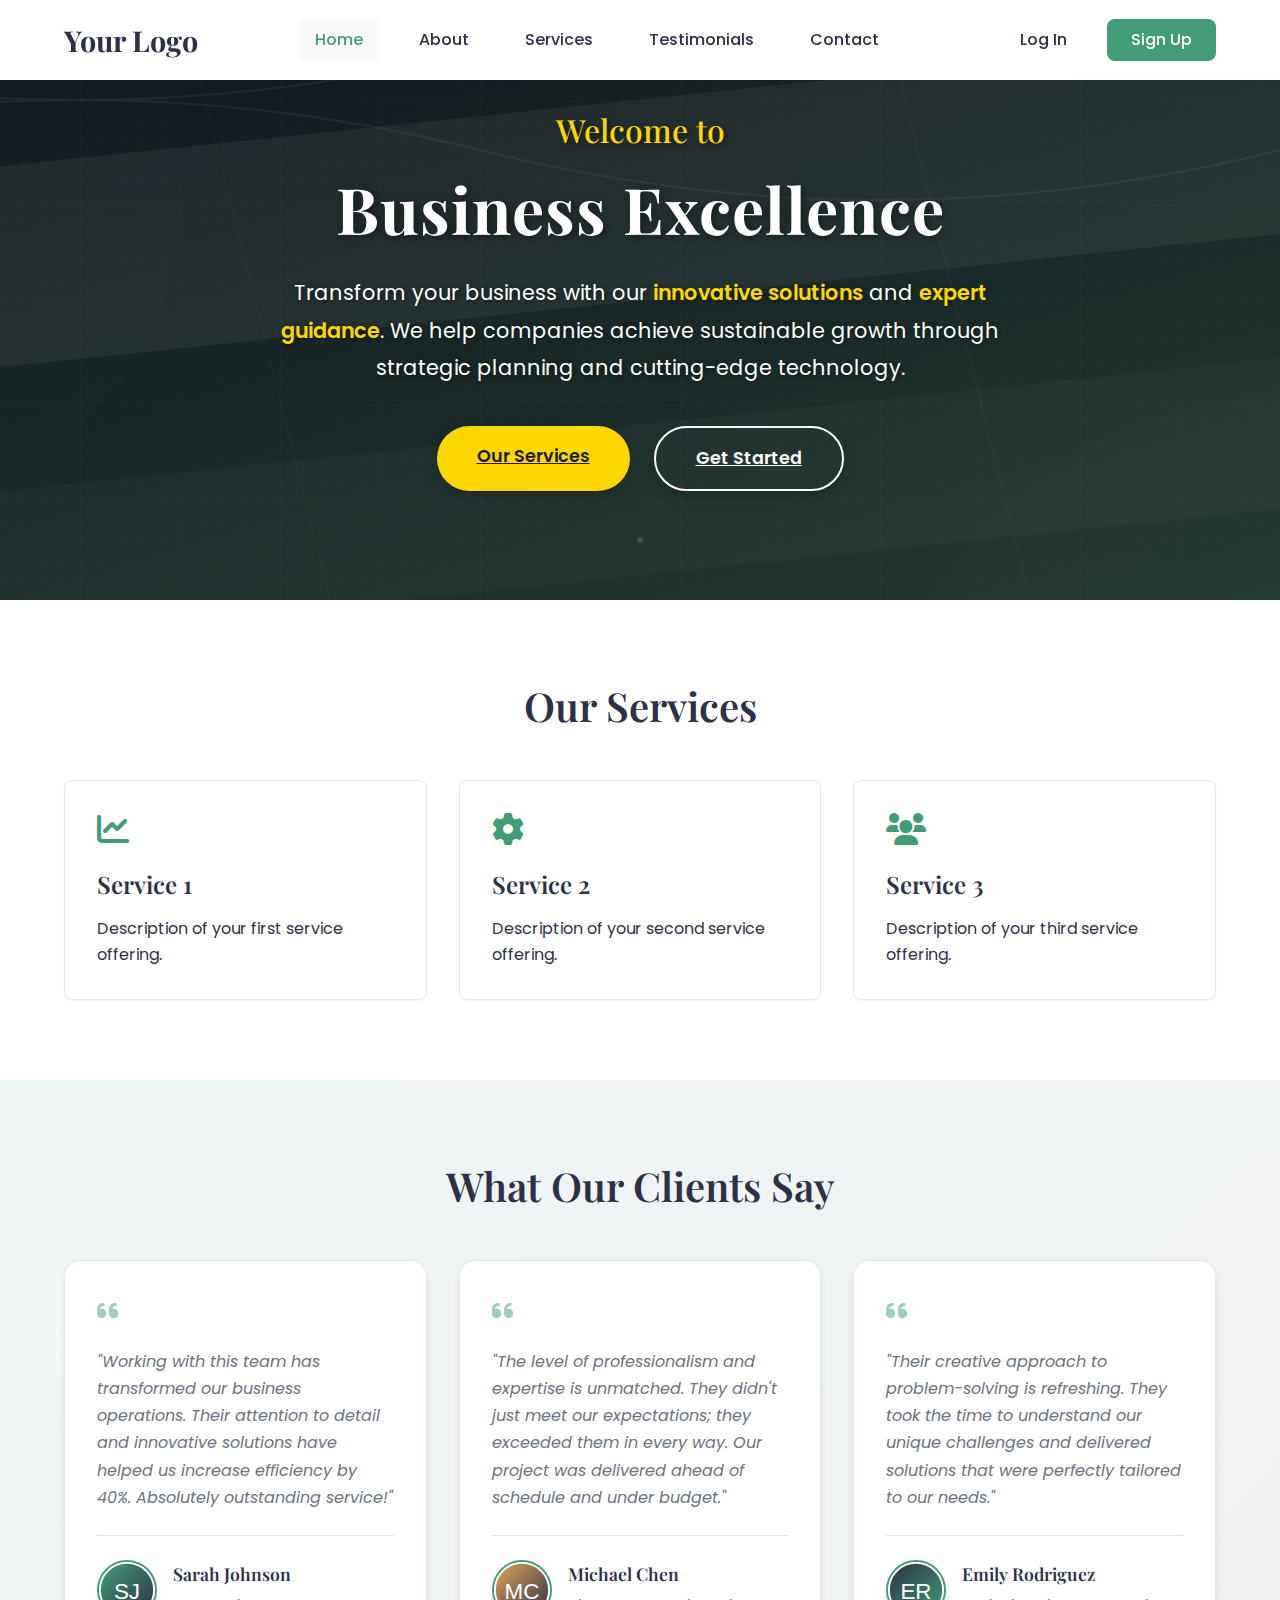
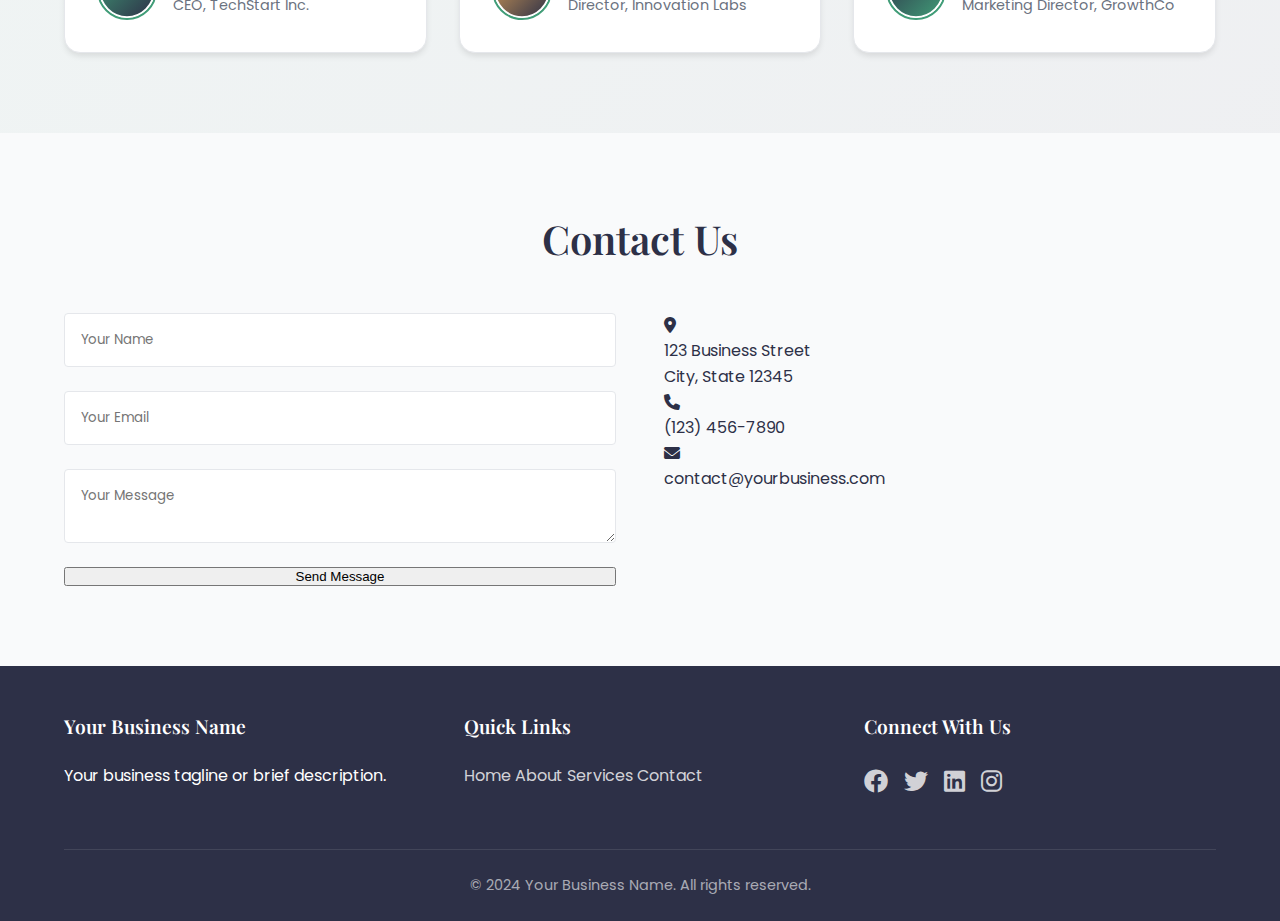
<file: index.html>
<!DOCTYPE html>
<html lang="en">
<head>
    <meta charset="UTF-8">
    <meta name="viewport" content="width=device-width, initial-scale=1.0">
    <title>Your Business Name</title>
    <link rel="stylesheet" href="css/style.css">
    <link rel="stylesheet" href="https://cdnjs.cloudflare.com/ajax/libs/font-awesome/6.0.0/css/all.min.css">
    <link rel="preconnect" href="https://fonts.googleapis.com">
    <link rel="preconnect" href="https://fonts.gstatic.com" crossorigin>
    <link href="https://fonts.googleapis.com/css2?family=Poppins:wght@300;400;500;600;700&family=Playfair+Display:wght@400;500;600;700&display=swap" rel="stylesheet">
</head>
<body>
    <header>
        <nav>
            <div class="logo">Your Logo</div>
            <div class="nav-links">
                <a href="index.html" class="active">Home</a>
                <a href="about.html">About</a>
                <a href="#services">Services</a>
                <a href="#testimonials">Testimonials</a>
                <a href="#contact">Contact</a>
            </div>
            <div class="auth-buttons">
                <a href="#" class="btn-login">Log In</a>
                <a href="#" class="btn-signup">Sign Up</a>
            </div>
        </nav>
    </header>

    <section id="home" class="hero">
        <div class="hero-content">
            <h2>Welcome to</h2>
            <h1>Business Excellence</h1>
            <p>Transform your business with our <span class="highlight">innovative solutions</span> and <span class="highlight">expert guidance</span>. We help companies achieve sustainable growth through strategic planning and cutting-edge technology.</p>
            <div class="cta-buttons">
                <a href="#services" class="cta-primary">Our Services</a>
                <a href="#contact" class="cta-secondary">Get Started</a>
            </div>
        </div>
    </section>

    <section id="services" class="services">
        <div class="container">
            <h2>Our Services</h2>
            <div class="services-grid">
                <div class="service-card">
                    <i class="fas fa-chart-line"></i>
                    <h3>Service 1</h3>
                    <p>Description of your first service offering.</p>
                </div>
                <div class="service-card">
                    <i class="fas fa-cog"></i>
                    <h3>Service 2</h3>
                    <p>Description of your second service offering.</p>
                </div>
                <div class="service-card">
                    <i class="fas fa-users"></i>
                    <h3>Service 3</h3>
                    <p>Description of your third service offering.</p>
                </div>
            </div>
        </div>
    </section>

    <section id="testimonials" class="testimonials">
        <div class="container">
            <h2>What Our Clients Say</h2>
            <div class="testimonials-grid">
                <div class="testimonial-card">
                    <div class="testimonial-content">
                        <div class="quote-icon">
                            <i class="fas fa-quote-left"></i>
                        </div>
                        <p>"Working with this team has transformed our business operations. Their attention to detail and innovative solutions have helped us increase efficiency by 40%. Absolutely outstanding service!"</p>
                    </div>
                    <div class="testimonial-author">
                        <img src="images/testimonial-1.svg" alt="Sarah Johnson">
                        <div class="author-info">
                            <h4>Sarah Johnson</h4>
                            <p>CEO, TechStart Inc.</p>
                        </div>
                    </div>
                </div>

                <div class="testimonial-card">
                    <div class="testimonial-content">
                        <div class="quote-icon">
                            <i class="fas fa-quote-left"></i>
                        </div>
                        <p>"The level of professionalism and expertise is unmatched. They didn't just meet our expectations; they exceeded them in every way. Our project was delivered ahead of schedule and under budget."</p>
                    </div>
                    <div class="testimonial-author">
                        <img src="images/testimonial-2.svg" alt="Michael Chen">
                        <div class="author-info">
                            <h4>Michael Chen</h4>
                            <p>Director, Innovation Labs</p>
                        </div>
                    </div>
                </div>

                <div class="testimonial-card">
                    <div class="testimonial-content">
                        <div class="quote-icon">
                            <i class="fas fa-quote-left"></i>
                        </div>
                        <p>"Their creative approach to problem-solving is refreshing. They took the time to understand our unique challenges and delivered solutions that were perfectly tailored to our needs."</p>
                    </div>
                    <div class="testimonial-author">
                        <img src="images/testimonial-3.svg" alt="Emily Rodriguez">
                        <div class="author-info">
                            <h4>Emily Rodriguez</h4>
                            <p>Marketing Director, GrowthCo</p>
                        </div>
                    </div>
                </div>
            </div>
        </div>
    </section>

    <section id="contact" class="contact">
        <div class="container">
            <h2>Contact Us</h2>
            <div class="contact-content">
                <form id="contact-form">
                    <input type="text" placeholder="Your Name" required>
                    <input type="email" placeholder="Your Email" required>
                    <textarea placeholder="Your Message" required></textarea>
                    <button type="submit" class="cta-button">Send Message</button>
                </form>
                <div class="contact-info">
                    <div class="info-item">
                        <i class="fas fa-map-marker-alt"></i>
                        <p>123 Business Street<br>City, State 12345</p>
                    </div>
                    <div class="info-item">
                        <i class="fas fa-phone"></i>
                        <p>(123) 456-7890</p>
                    </div>
                    <div class="info-item">
                        <i class="fas fa-envelope"></i>
                        <p>contact@yourbusiness.com</p>
                    </div>
                </div>
            </div>
        </div>
    </section>

    <footer>
        <div class="container">
            <div class="footer-content">
                <div class="footer-section">
                    <h3>Your Business Name</h3>
                    <p>Your business tagline or brief description.</p>
                </div>
                <div class="footer-section">
                    <h3>Quick Links</h3>
                    <a href="#home">Home</a>
                    <a href="about.html">About</a>
                    <a href="#services">Services</a>
                    <a href="#contact">Contact</a>
                </div>
                <div class="footer-section">
                    <h3>Connect With Us</h3>
                    <div class="social-links">
                        <a href="#"><i class="fab fa-facebook"></i></a>
                        <a href="#"><i class="fab fa-twitter"></i></a>
                        <a href="#"><i class="fab fa-linkedin"></i></a>
                        <a href="#"><i class="fab fa-instagram"></i></a>
                    </div>
                </div>
            </div>
            <div class="footer-bottom">
                <p>&copy; 2024 Your Business Name. All rights reserved.</p>
            </div>
        </div>
    </footer>

    <script src="js/main.js"></script>
</body>
</html>
</file>
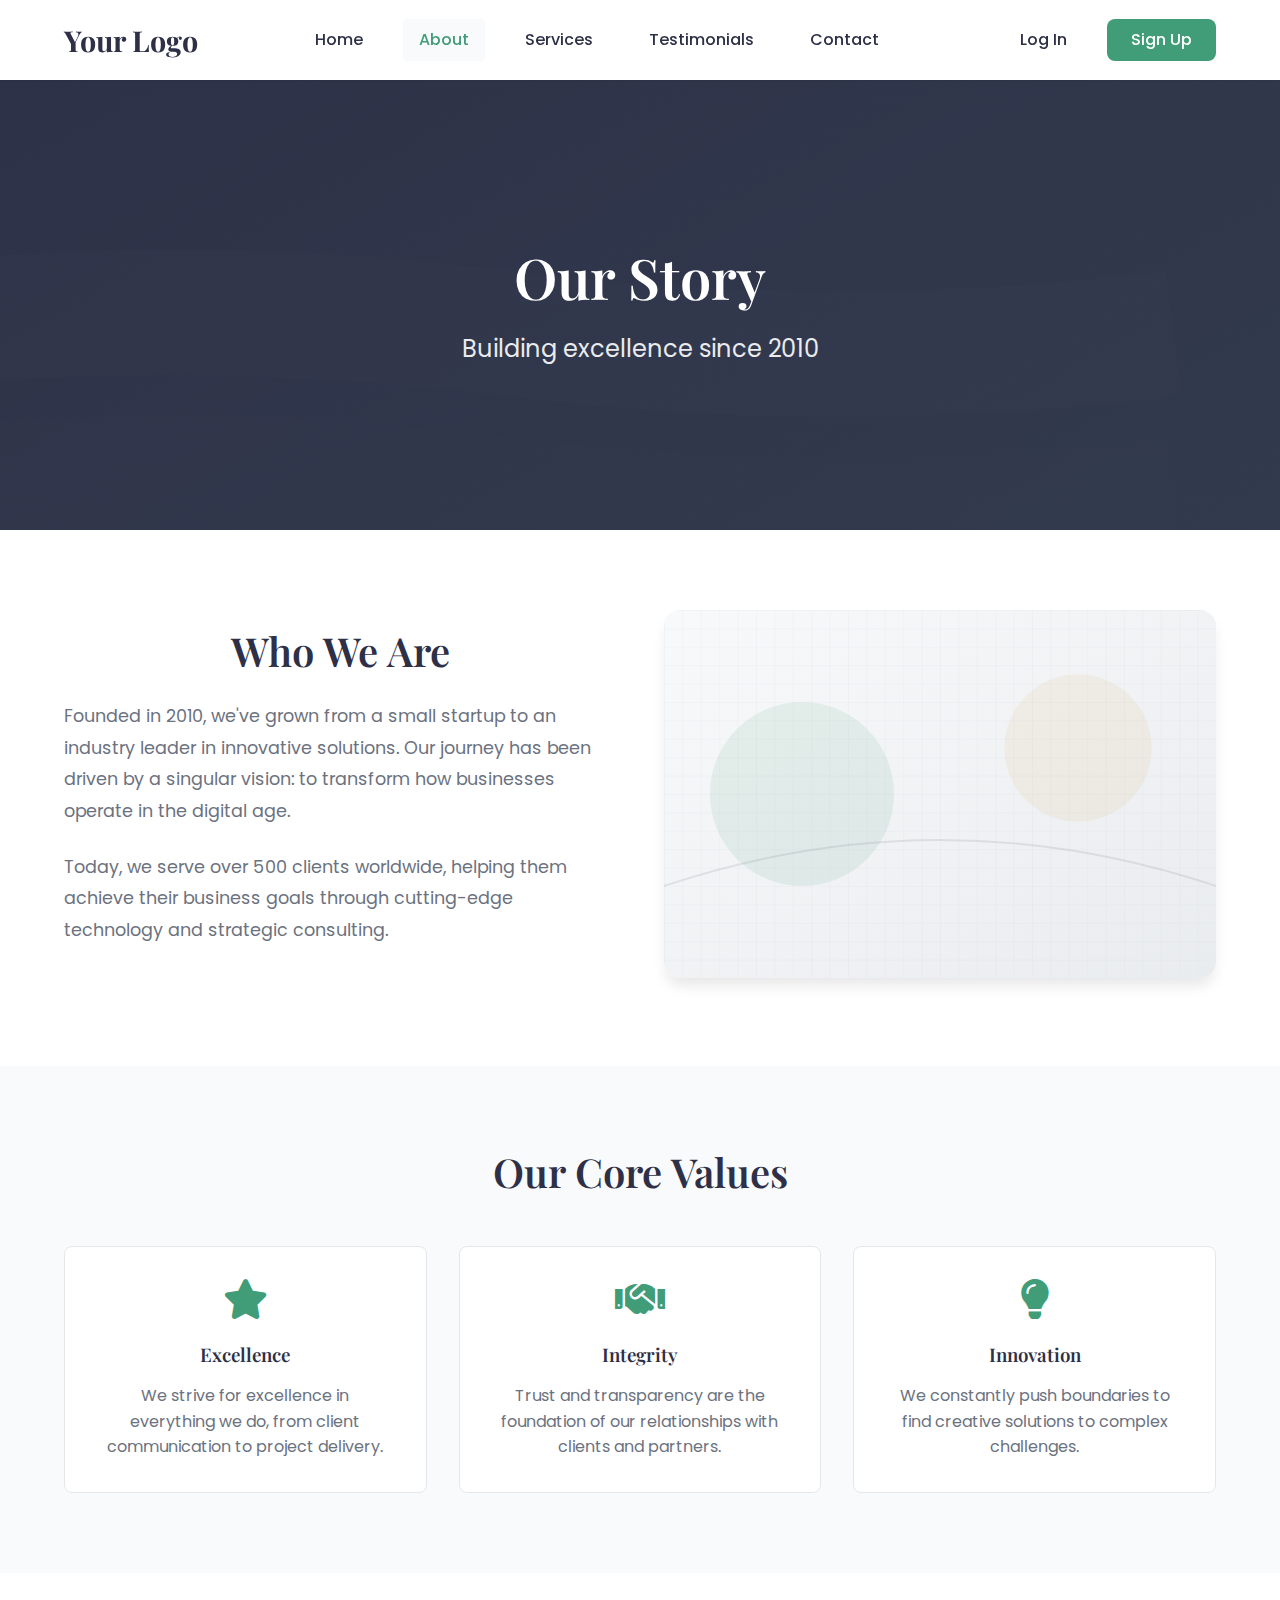
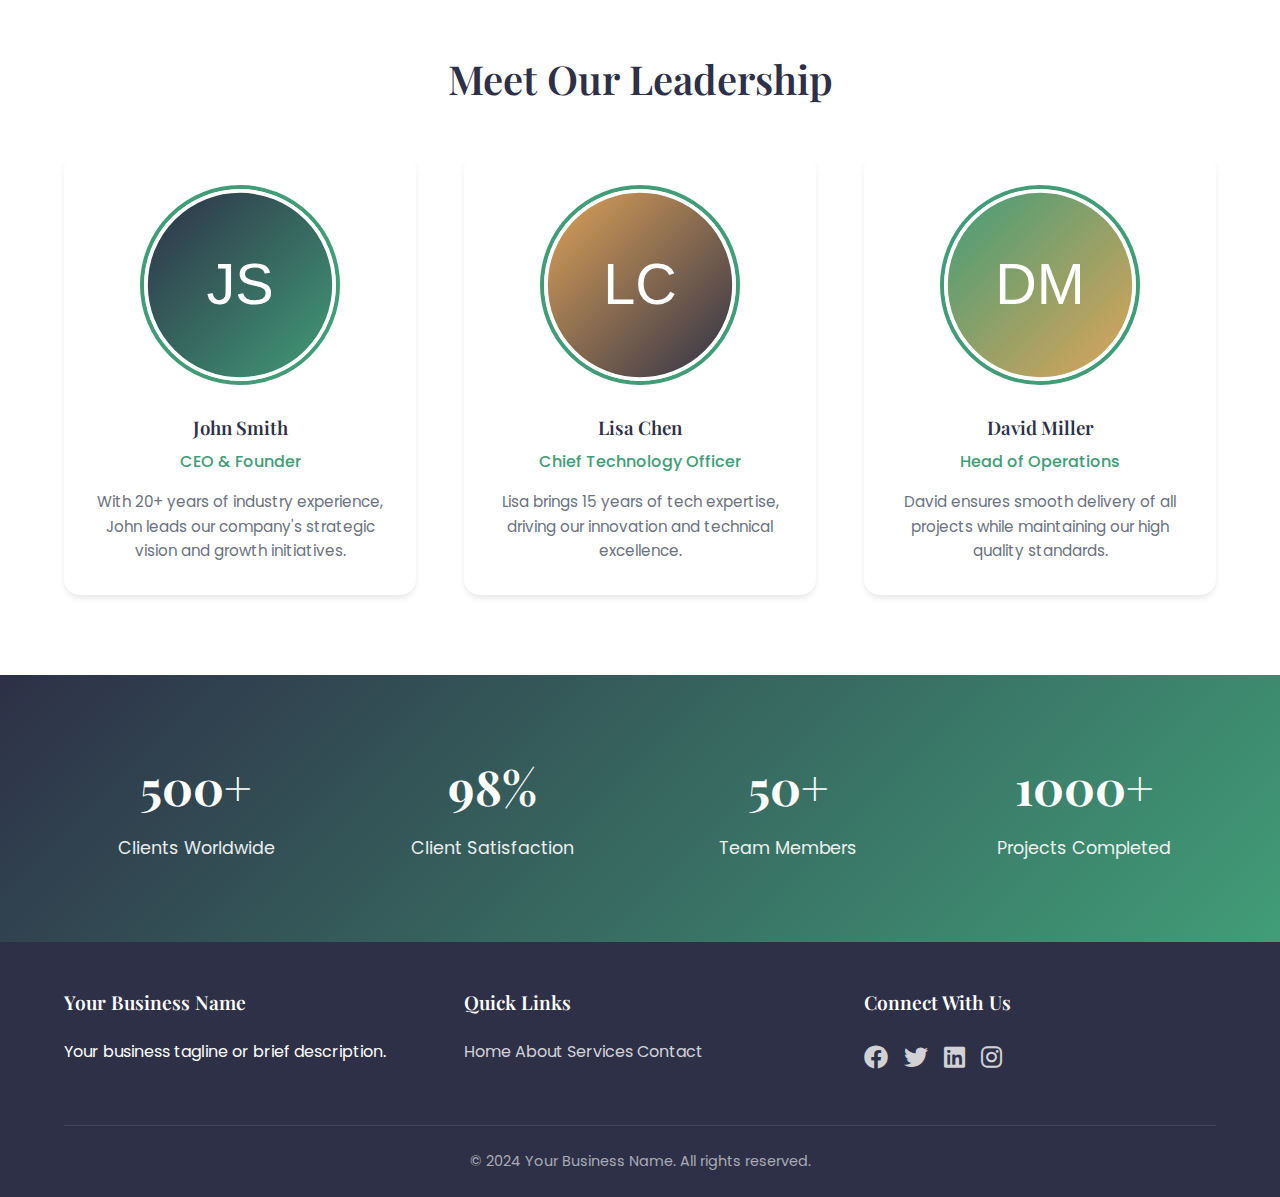
<file: about.html>
<!DOCTYPE html>
<html lang="en">
<head>
    <meta charset="UTF-8">
    <meta name="viewport" content="width=device-width, initial-scale=1.0">
    <title>About Us - Your Business Name</title>
    <link rel="stylesheet" href="css/style.css">
    <link rel="stylesheet" href="https://cdnjs.cloudflare.com/ajax/libs/font-awesome/6.0.0/css/all.min.css">
    <link rel="preconnect" href="https://fonts.googleapis.com">
    <link rel="preconnect" href="https://fonts.gstatic.com" crossorigin>
    <link href="https://fonts.googleapis.com/css2?family=Poppins:wght@300;400;500;600;700&family=Playfair+Display:wght@400;500;600;700&display=swap" rel="stylesheet">
</head>
<body>
    <header>
        <nav>
            <div class="logo">Your Logo</div>
            <div class="nav-links">
                <a href="index.html">Home</a>
                <a href="about.html" class="active">About</a>
                <a href="index.html#services">Services</a>
                <a href="index.html#testimonials">Testimonials</a>
                <a href="index.html#contact">Contact</a>
            </div>
            <div class="auth-buttons">
                <a href="#" class="btn-login">Log In</a>
                <a href="#" class="btn-signup">Sign Up</a>
            </div>
        </nav>
    </header>

    <section class="about-hero">
        <div class="container">
            <h1>Our Story</h1>
            <p>Building excellence since 2010</p>
        </div>
    </section>

    <section class="about-intro">
        <div class="container">
            <div class="about-grid">
                <div class="about-text">
                    <h2>Who We Are</h2>
                    <p>Founded in 2010, we've grown from a small startup to an industry leader in innovative solutions. Our journey has been driven by a singular vision: to transform how businesses operate in the digital age.</p>
                    <p>Today, we serve over 500 clients worldwide, helping them achieve their business goals through cutting-edge technology and strategic consulting.</p>
                </div>
                <div class="about-image">
                    <img src="images/about-main.svg" alt="Our Team">
                </div>
            </div>
        </div>
    </section>

    <section class="about-values">
        <div class="container">
            <h2>Our Core Values</h2>
            <div class="values-grid">
                <div class="value-card">
                    <i class="fas fa-star"></i>
                    <h3>Excellence</h3>
                    <p>We strive for excellence in everything we do, from client communication to project delivery.</p>
                </div>
                <div class="value-card">
                    <i class="fas fa-handshake"></i>
                    <h3>Integrity</h3>
                    <p>Trust and transparency are the foundation of our relationships with clients and partners.</p>
                </div>
                <div class="value-card">
                    <i class="fas fa-lightbulb"></i>
                    <h3>Innovation</h3>
                    <p>We constantly push boundaries to find creative solutions to complex challenges.</p>
                </div>
            </div>
        </div>
    </section>

    <section class="about-team">
        <div class="container">
            <h2>Meet Our Leadership</h2>
            <div class="team-grid">
                <div class="team-member">
                    <img src="images/team-1.svg" alt="John Smith">
                    <h3>John Smith</h3>
                    <p class="position">CEO & Founder</p>
                    <p class="bio">With 20+ years of industry experience, John leads our company's strategic vision and growth initiatives.</p>
                </div>
                <div class="team-member">
                    <img src="images/team-2.svg" alt="Lisa Chen">
                    <h3>Lisa Chen</h3>
                    <p class="position">Chief Technology Officer</p>
                    <p class="bio">Lisa brings 15 years of tech expertise, driving our innovation and technical excellence.</p>
                </div>
                <div class="team-member">
                    <img src="images/team-3.svg" alt="David Miller">
                    <h3>David Miller</h3>
                    <p class="position">Head of Operations</p>
                    <p class="bio">David ensures smooth delivery of all projects while maintaining our high quality standards.</p>
                </div>
            </div>
        </div>
    </section>

    <section class="about-stats">
        <div class="container">
            <div class="stats-grid">
                <div class="stat-item">
                    <h3>500+</h3>
                    <p>Clients Worldwide</p>
                </div>
                <div class="stat-item">
                    <h3>98%</h3>
                    <p>Client Satisfaction</p>
                </div>
                <div class="stat-item">
                    <h3>50+</h3>
                    <p>Team Members</p>
                </div>
                <div class="stat-item">
                    <h3>1000+</h3>
                    <p>Projects Completed</p>
                </div>
            </div>
        </div>
    </section>

    <footer>
        <div class="container">
            <div class="footer-content">
                <div class="footer-section">
                    <h3>Your Business Name</h3>
                    <p>Your business tagline or brief description.</p>
                </div>
                <div class="footer-section">
                    <h3>Quick Links</h3>
                    <a href="index.html">Home</a>
                    <a href="about.html">About</a>
                    <a href="index.html#services">Services</a>
                    <a href="index.html#contact">Contact</a>
                </div>
                <div class="footer-section">
                    <h3>Connect With Us</h3>
                    <div class="social-links">
                        <a href="#"><i class="fab fa-facebook"></i></a>
                        <a href="#"><i class="fab fa-twitter"></i></a>
                        <a href="#"><i class="fab fa-linkedin"></i></a>
                        <a href="#"><i class="fab fa-instagram"></i></a>
                    </div>
                </div>
            </div>
            <div class="footer-bottom">
                <p>&copy; 2024 Your Business Name. All rights reserved.</p>
            </div>
        </div>
    </footer>

    <script src="js/main.js"></script>
</body>
</html>
</file>
<file: css/style.css>
/* Reset and base styles */
* {
    margin: 0;
    padding: 0;
    box-sizing: border-box;
}

:root {
    /* Color system */
    --primary-color: #2D3047;
    --secondary-color: #419D78;
    --accent-color: #E0A458;
    --text-color: #2D3047;
    --text-light: #6B7280;
    --background-light: #F9FAFB;
    --background-white: #FFFFFF;
    --border-color: #E5E7EB;
    
    /* Typography */
    --heading-font: 'Playfair Display', serif;
    --body-font: 'Poppins', sans-serif;
    
    /* Spacing system */
    --spacing-xs: 0.5rem;
    --spacing-sm: 1rem;
    --spacing-md: 1.5rem;
    --spacing-lg: 2rem;
    --spacing-xl: 3rem;
    --spacing-2xl: 5rem;
    
    /* Border radius */
    --radius-sm: 4px;
    --radius-md: 8px;
    --radius-lg: 16px;
    
    /* Shadows */
    --shadow-sm: 0 1px 2px rgba(0, 0, 0, 0.05);
    --shadow-md: 0 4px 6px -1px rgba(0, 0, 0, 0.1);
    --shadow-lg: 0 10px 15px -3px rgba(0, 0, 0, 0.1);
}

body {
    font-family: var(--body-font);
    line-height: 1.6;
    color: var(--text-color);
    background-color: var(--background-white);
}

h1, h2, h3, h4, h5, h6 {
    font-family: var(--heading-font);
    font-weight: 600;
    line-height: 1.3;
    margin-bottom: var(--spacing-md);
}

.container {
    max-width: 1200px;
    margin: 0 auto;
    padding: 0 var(--spacing-md);
}

/* Header and Navigation */
header {
    background: var(--background-white);
    box-shadow: var(--shadow-sm);
    position: fixed;
    width: 100%;
    top: 0;
    z-index: 1000;
    transition: all 0.3s ease;
}

header.scrolled {
    box-shadow: var(--shadow-md);
}

nav {
    display: flex;
    justify-content: space-between;
    align-items: center;
    padding: var(--spacing-sm) var(--spacing-md);
    max-width: 1200px;
    margin: 0 auto;
    height: 80px;
}

.logo {
    font-family: var(--heading-font);
    font-size: 1.8rem;
    font-weight: 700;
    color: var(--primary-color);
    text-decoration: none;
}

.nav-links {
    display: flex;
    gap: var(--spacing-md);
    margin: 0 auto;
    padding: 0 var(--spacing-xl);
}

.nav-links a {
    color: var(--text-color);
    text-decoration: none;
    font-weight: 500;
    font-size: 1rem;
    padding: var(--spacing-xs) var(--spacing-sm);
    border-radius: var(--radius-sm);
    transition: all 0.3s ease;
}

.nav-links a:hover,
.nav-links a.active {
    color: var(--secondary-color);
    background-color: var(--background-light);
}

.auth-buttons {
    display: flex;
    gap: var(--spacing-sm);
    align-items: center;
}

.btn-login {
    color: var(--primary-color);
    text-decoration: none;
    font-weight: 500;
    padding: var(--spacing-xs) var(--spacing-md);
    border-radius: var(--radius-md);
    transition: all 0.3s ease;
}

.btn-login:hover {
    color: var(--secondary-color);
    background-color: var(--background-light);
}

.btn-signup {
    background-color: var(--secondary-color);
    color: var(--background-white);
    text-decoration: none;
    font-weight: 500;
    padding: var(--spacing-xs) var(--spacing-md);
    border-radius: var(--radius-md);
    transition: all 0.3s ease;
}

.btn-signup:hover {
    background-color: var(--primary-color);
    transform: translateY(-2px);
    box-shadow: var(--shadow-md);
}

@media (max-width: 1024px) {
    .nav-links {
        padding: 0 var(--spacing-md);
    }
}

@media (max-width: 768px) {
    nav {
        flex-wrap: wrap;
        height: auto;
        padding: var(--spacing-sm);
    }

    .logo {
        font-size: 1.5rem;
    }

    .nav-links {
        order: 3;
        width: 100%;
        justify-content: center;
        padding: var(--spacing-sm) 0;
        gap: var(--spacing-sm);
        flex-wrap: wrap;
    }

    .auth-buttons {
        gap: var(--spacing-xs);
    }

    .btn-login,
    .btn-signup {
        padding: var(--spacing-xs) var(--spacing-sm);
        font-size: 0.9rem;
    }
}

/* Hero Section */
.hero {
    background: url('../images/hero-bg-new.svg') no-repeat center center;
    background-size: cover;
    height: 600px;
    min-height: 600px;
    max-height: 600px;
    display: flex;
    align-items: center;
    justify-content: center;
    text-align: center;
    position: relative;
    overflow: hidden;
}

.hero::before {
    content: '';
    position: absolute;
    top: 0;
    left: 0;
    right: 0;
    bottom: 0;
    background: rgba(0, 0, 0, 0.4);
    z-index: 1;
}

.hero-content {
    position: relative;
    z-index: 2;
    max-width: 900px;
    padding: 2rem;
    color: #ffffff;
}

.hero h1 {
    font-size: 4rem;
    font-weight: 700;
    margin-bottom: 1.5rem;
    color: #ffffff;
    text-shadow: 2px 2px 8px rgba(0, 0, 0, 0.5);
    letter-spacing: 1px;
}

.hero h2 {
    font-size: 2rem;
    font-weight: 500;
    margin-bottom: 1rem;
    color: #FFD700;
    text-shadow: 2px 2px 4px rgba(0, 0, 0, 0.5);
}

.hero p {
    font-size: 1.3rem;
    line-height: 1.8;
    margin-bottom: 2rem;
    color: #ffffff;
    max-width: 800px;
    margin: 0 auto 2rem;
    text-shadow: 1px 1px 4px rgba(0, 0, 0, 0.5);
}

.hero .highlight {
    color: #FFD700;
    font-weight: 600;
}

.hero .cta-buttons {
    display: flex;
    gap: 1.5rem;
    justify-content: center;
    margin-top: 2.5rem;
}

.hero .cta-primary,
.hero .cta-secondary {
    padding: 1rem 2.5rem;
    font-size: 1.1rem;
    font-weight: 600;
    border-radius: 50px;
    transition: all 0.3s ease;
    text-shadow: none;
}

.hero .cta-primary {
    background: #FFD700;
    color: #1a1c2e;
    border: none;
    box-shadow: 0 4px 15px rgba(0, 0, 0, 0.2);
}

.hero .cta-secondary {
    background: transparent;
    color: #ffffff;
    border: 2px solid #ffffff;
    box-shadow: 0 4px 15px rgba(0, 0, 0, 0.2);
}

.hero .cta-primary:hover {
    background: #ffd900;
    transform: translateY(-2px);
    box-shadow: 0 6px 20px rgba(0, 0, 0, 0.25);
}

.hero .cta-secondary:hover {
    background: rgba(255, 255, 255, 0.1);
    transform: translateY(-2px);
    box-shadow: 0 6px 20px rgba(0, 0, 0, 0.25);
}

/* Sections */
section {
    padding: var(--spacing-2xl) 0;
}

section h2 {
    font-size: 2.5rem;
    margin-bottom: var(--spacing-xl);
    text-align: center;
    color: var(--primary-color);
}

/* About Section */
.about {
    background-color: var(--background-light);
}

.about-content {
    display: grid;
    grid-template-columns: 1fr 1fr;
    gap: var(--spacing-xl);
    align-items: center;
}

.about-text {
    font-size: 1.1rem;
    color: var(--text-light);
}

.about-image img {
    width: 100%;
    border-radius: var(--radius-lg);
    box-shadow: var(--shadow-lg);
}

/* About Page Styles */
.about-hero {
    height: 50vh;
    background: linear-gradient(rgba(45, 48, 71, 0.9), rgba(45, 48, 71, 0.9)), url('../images/hero-bg.svg');
    background-size: cover;
    background-position: center;
    background-attachment: fixed;
    display: flex;
    align-items: center;
    text-align: center;
    color: var(--background-white);
    margin-top: 80px;
}

.about-hero h1 {
    font-size: 3.5rem;
    margin-bottom: var(--spacing-sm);
    animation: fadeInUp 1s ease-out;
}

.about-hero p {
    font-size: 1.5rem;
    opacity: 0.9;
    animation: fadeInUp 1s ease-out 0.2s backwards;
}

.about-intro {
    padding: var(--spacing-2xl) 0;
}

.about-grid {
    display: grid;
    grid-template-columns: 1fr 1fr;
    gap: var(--spacing-xl);
    align-items: center;
}

.about-text h2 {
    color: var(--primary-color);
    margin-bottom: var(--spacing-md);
    font-size: 2.5rem;
}

.about-text p {
    color: var(--text-light);
    margin-bottom: var(--spacing-md);
    font-size: 1.1rem;
    line-height: 1.8;
}

.about-image img {
    width: 100%;
    border-radius: var(--radius-lg);
    box-shadow: var(--shadow-lg);
}

.about-values {
    padding: var(--spacing-2xl) 0;
    background-color: var(--background-light);
}

.values-grid {
    display: grid;
    grid-template-columns: repeat(auto-fit, minmax(250px, 1fr));
    gap: var(--spacing-lg);
    margin-top: var(--spacing-xl);
}

.value-card {
    background: var(--background-white);
    padding: var(--spacing-lg);
    border-radius: var(--radius-md);
    text-align: center;
    transition: all 0.3s ease;
    border: 1px solid var(--border-color);
}

.value-card:hover {
    transform: translateY(-5px);
    box-shadow: var(--shadow-lg);
}

.value-card i {
    font-size: 2.5rem;
    color: var(--secondary-color);
    margin-bottom: var(--spacing-md);
}

.value-card h3 {
    color: var(--primary-color);
    margin-bottom: var(--spacing-sm);
}

.value-card p {
    color: var(--text-light);
    line-height: 1.6;
}

.about-team {
    padding: var(--spacing-2xl) 0;
}

.team-grid {
    display: grid;
    grid-template-columns: repeat(auto-fit, minmax(280px, 1fr));
    gap: var(--spacing-xl);
    margin-top: var(--spacing-xl);
}

.team-member {
    text-align: center;
    padding: var(--spacing-lg);
    background: var(--background-white);
    border-radius: var(--radius-lg);
    box-shadow: var(--shadow-md);
    transition: all 0.3s ease;
}

.team-member:hover {
    transform: translateY(-5px);
    box-shadow: var(--shadow-lg);
}

.team-member img {
    width: 200px;
    height: 200px;
    border-radius: 50%;
    margin-bottom: var(--spacing-md);
    border: 4px solid var(--secondary-color);
}

.team-member h3 {
    color: var(--primary-color);
    margin-bottom: var(--spacing-xs);
}

.team-member .position {
    color: var(--secondary-color);
    font-weight: 500;
    margin-bottom: var(--spacing-sm);
}

.team-member .bio {
    color: var(--text-light);
    font-size: 0.95rem;
    line-height: 1.6;
}

.about-stats {
    padding: var(--spacing-2xl) 0;
    background: linear-gradient(135deg, var(--primary-color) 0%, var(--secondary-color) 100%);
    color: var(--background-white);
}

.stats-grid {
    display: grid;
    grid-template-columns: repeat(auto-fit, minmax(200px, 1fr));
    gap: var(--spacing-lg);
    text-align: center;
}

.stat-item h3 {
    font-size: 3rem;
    margin-bottom: var(--spacing-sm);
    font-weight: 700;
}

.stat-item p {
    font-size: 1.1rem;
    opacity: 0.9;
}

/* Services Section */
.services-grid {
    display: grid;
    grid-template-columns: repeat(auto-fit, minmax(300px, 1fr));
    gap: var(--spacing-lg);
    margin-top: var(--spacing-xl);
}

.service-card {
    background: var(--background-white);
    padding: var(--spacing-lg);
    border-radius: var(--radius-md);
    box-shadow: var(--shadow-sm);
    transition: all 0.3s ease;
    text-align: left;
    border: 1px solid var(--border-color);
}

.service-card:hover {
    transform: translateY(-5px);
    box-shadow: var(--shadow-lg);
}

.service-card i {
    font-size: 2rem;
    color: var(--secondary-color);
    margin-bottom: var(--spacing-md);
}

.service-card h3 {
    font-size: 1.5rem;
    margin-bottom: var(--spacing-sm);
}

/* Testimonials Section */
.testimonials {
    background-color: var(--background-light);
    position: relative;
    overflow: hidden;
}

.testimonials::before {
    content: '';
    position: absolute;
    top: 0;
    left: 0;
    right: 0;
    height: 100%;
    background: linear-gradient(135deg, rgba(65, 157, 120, 0.05) 0%, rgba(45, 48, 71, 0.05) 100%);
    z-index: 1;
}

.testimonials .container {
    position: relative;
    z-index: 2;
}

.testimonials-grid {
    display: grid;
    grid-template-columns: repeat(auto-fit, minmax(300px, 1fr));
    gap: var(--spacing-lg);
    margin-top: var(--spacing-xl);
}

.testimonial-card {
    background: var(--background-white);
    border-radius: var(--radius-lg);
    padding: var(--spacing-lg);
    box-shadow: var(--shadow-md);
    transition: all 0.3s ease;
    border: 1px solid var(--border-color);
}

.testimonial-card:hover {
    transform: translateY(-5px);
    box-shadow: var(--shadow-lg);
}

.testimonial-content {
    position: relative;
    margin-bottom: var(--spacing-md);
}

.quote-icon {
    color: var(--secondary-color);
    font-size: 1.5rem;
    margin-bottom: var(--spacing-sm);
    opacity: 0.5;
}

.testimonial-content p {
    font-size: 1rem;
    line-height: 1.7;
    color: var(--text-light);
    font-style: italic;
}

.testimonial-author {
    display: flex;
    align-items: center;
    gap: var(--spacing-sm);
    padding-top: var(--spacing-md);
    border-top: 1px solid var(--border-color);
}

.testimonial-author img {
    width: 60px;
    height: 60px;
    border-radius: 50%;
    border: 2px solid var(--secondary-color);
}

.author-info h4 {
    font-size: 1.1rem;
    margin-bottom: var(--spacing-xs);
    color: var(--primary-color);
}

.author-info p {
    font-size: 0.9rem;
    color: var(--text-light);
}

@media (max-width: 768px) {
    .testimonials-grid {
        grid-template-columns: 1fr;
        gap: var(--spacing-md);
    }
    
    .testimonial-card {
        padding: var(--spacing-md);
    }
}

/* Contact Section */
.contact {
    background-color: var(--background-light);
}

.contact-content {
    display: grid;
    grid-template-columns: 1fr 1fr;
    gap: var(--spacing-xl);
}

#contact-form {
    display: flex;
    flex-direction: column;
    gap: var(--spacing-md);
}

#contact-form input,
#contact-form textarea {
    padding: var(--spacing-sm);
    border: 1px solid var(--border-color);
    border-radius: var(--radius-sm);
    font-family: var(--body-font);
    transition: all 0.3s ease;
}

#contact-form input:focus,
#contact-form textarea:focus {
    outline: none;
    border-color: var(--secondary-color);
    box-shadow: 0 0 0 3px rgba(65, 157, 120, 0.1);
}

/* Footer */
footer {
    background: var(--primary-color);
    color: var(--background-white);
    padding: var(--spacing-xl) 0 var(--spacing-md);
}

.footer-content {
    display: grid;
    grid-template-columns: repeat(auto-fit, minmax(250px, 1fr));
    gap: var(--spacing-xl);
    margin-bottom: var(--spacing-xl);
}

.footer-section h3 {
    font-size: 1.2rem;
    margin-bottom: var(--spacing-md);
    color: var(--background-white);
}

.footer-section a {
    color: rgba(255, 255, 255, 0.8);
    text-decoration: none;
    transition: color 0.3s ease;
}

.footer-section a:hover {
    color: var(--accent-color);
}

.social-links {
    display: flex;
    gap: var(--spacing-sm);
}

.social-links a {
    font-size: 1.5rem;
    color: rgba(255, 255, 255, 0.8);
    transition: all 0.3s ease;
}

.social-links a:hover {
    color: var(--accent-color);
    transform: translateY(-2px);
}

.footer-bottom {
    text-align: center;
    padding-top: var(--spacing-md);
    border-top: 1px solid rgba(255, 255, 255, 0.1);
    font-size: 0.9rem;
    color: rgba(255, 255, 255, 0.6);
}

/* Animations */
@keyframes fadeInUp {
    from {
        opacity: 0;
        transform: translateY(20px);
    }
    to {
        opacity: 1;
        transform: translateY(0);
    }
}

/* Responsive Design */
@media (max-width: 768px) {
    .nav-links {
        display: none;
        position: absolute;
        top: 80px;
        left: 0;
        right: 0;
        background: var(--background-white);
        flex-direction: column;
        padding: var(--spacing-md);
        box-shadow: var(--shadow-md);
    }

    .nav-links.active {
        display: flex;
    }

    .mobile-menu {
        display: block;
        font-size: 1.5rem;
        color: var(--primary-color);
        cursor: pointer;
    }

    .hero h1 {
        font-size: 2.5rem;
    }

    .about-grid {
        grid-template-columns: 1fr;
    }

    .about-hero {
        height: 40vh;
    }

    .about-hero h1 {
        font-size: 2.5rem;
    }

    .team-grid {
        gap: var(--spacing-lg);
    }

    .stats-grid {
        grid-template-columns: repeat(2, 1fr);
    }

    section {
        padding: var(--spacing-xl) 0;
    }
}

/* Utility Classes */
.text-center { text-align: center; }
.mt-1 { margin-top: var(--spacing-sm); }
.mt-2 { margin-top: var(--spacing-md); }
.mt-3 { margin-top: var(--spacing-lg); }
.mb-1 { margin-bottom: var(--spacing-sm); }
.mb-2 { margin-bottom: var(--spacing-md); }
.mb-3 { margin-bottom: var(--spacing-lg); }
</file>
